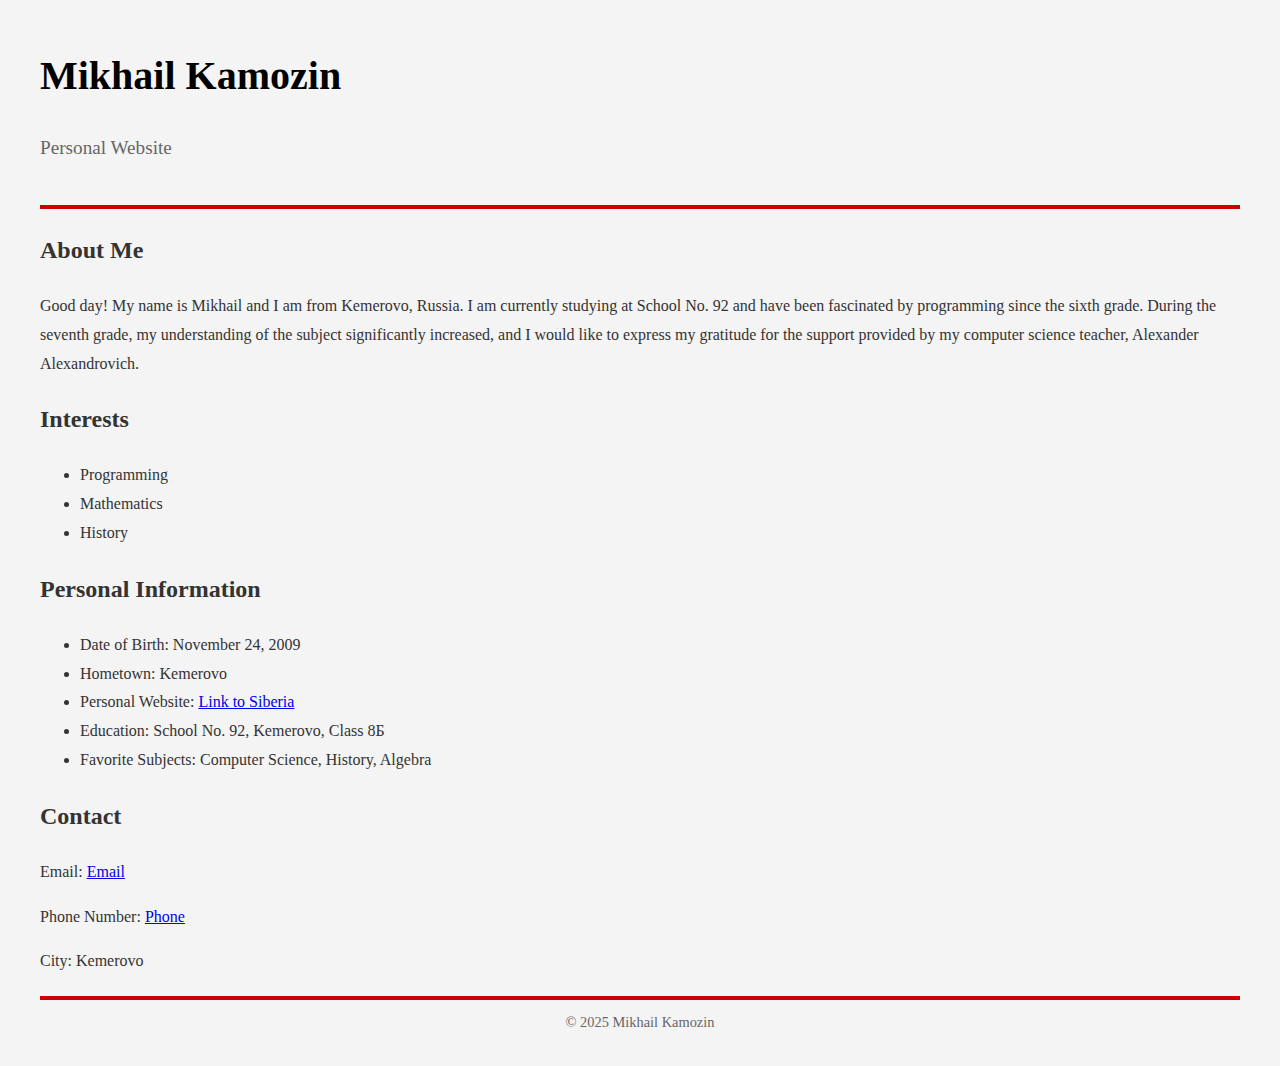
<file: index.html>
<!DOCTYPE html>
<html lang="en">

<head>
    <meta charset="UTF-8">
    <meta name="viewport" content="width=device-width, initial-scale=1.0">
    <title>Mikhail Kamozin</title>
    <link rel="stylesheet" href="styles.css">
</head>

<body>
    <header>
        <h1>Mikhail Kamozin</h1>
        <p>Personal Website</p>
    </header>

    <section>
        <h2>About Me</h2>
        <p>Good day! My name is Mikhail and I am from Kemerovo, Russia. I am currently studying at School No. 92 and have been fascinated by programming since the sixth grade. During the seventh grade, my understanding of the subject significantly increased, and I would like to express my gratitude for the support provided by my computer science teacher, Alexander Alexandrovich.</p>
    </section>

    <section>
        <h2>Interests</h2>
        <ul>
            <li>Programming</li>
            <li>Mathematics</li>
            <li>History</li>
        </ul>
    </section>

    <section>
        <h2>Personal Information</h2>
        <ul>
            <li>Date of Birth: November 24, 2009</li>
            <li>Hometown: Kemerovo</li>
            <li>Personal Website: <a href="https://kms1437.github.io/">Link to Siberia</a></li>
            <li>Education: School No. 92, Kemerovo, Class 8Б</li>
            <li>Favorite Subjects: Computer Science, History, Algebra</li>
        </ul>
    </section>

    <section>
        <h2>Contact</h2>
        <p>Email: <a href="mailto:kamozin.mikhail@mail.ru">Email</a></p>
        <p>Phone Number: <a href="tel:+79043771437">Phone</a></p>
        <p>City: Kemerovo</p>
    </section>

    <footer>
        &copy; 2025 Mikhail Kamozin
    </footer>
</body>

</html>
</file>
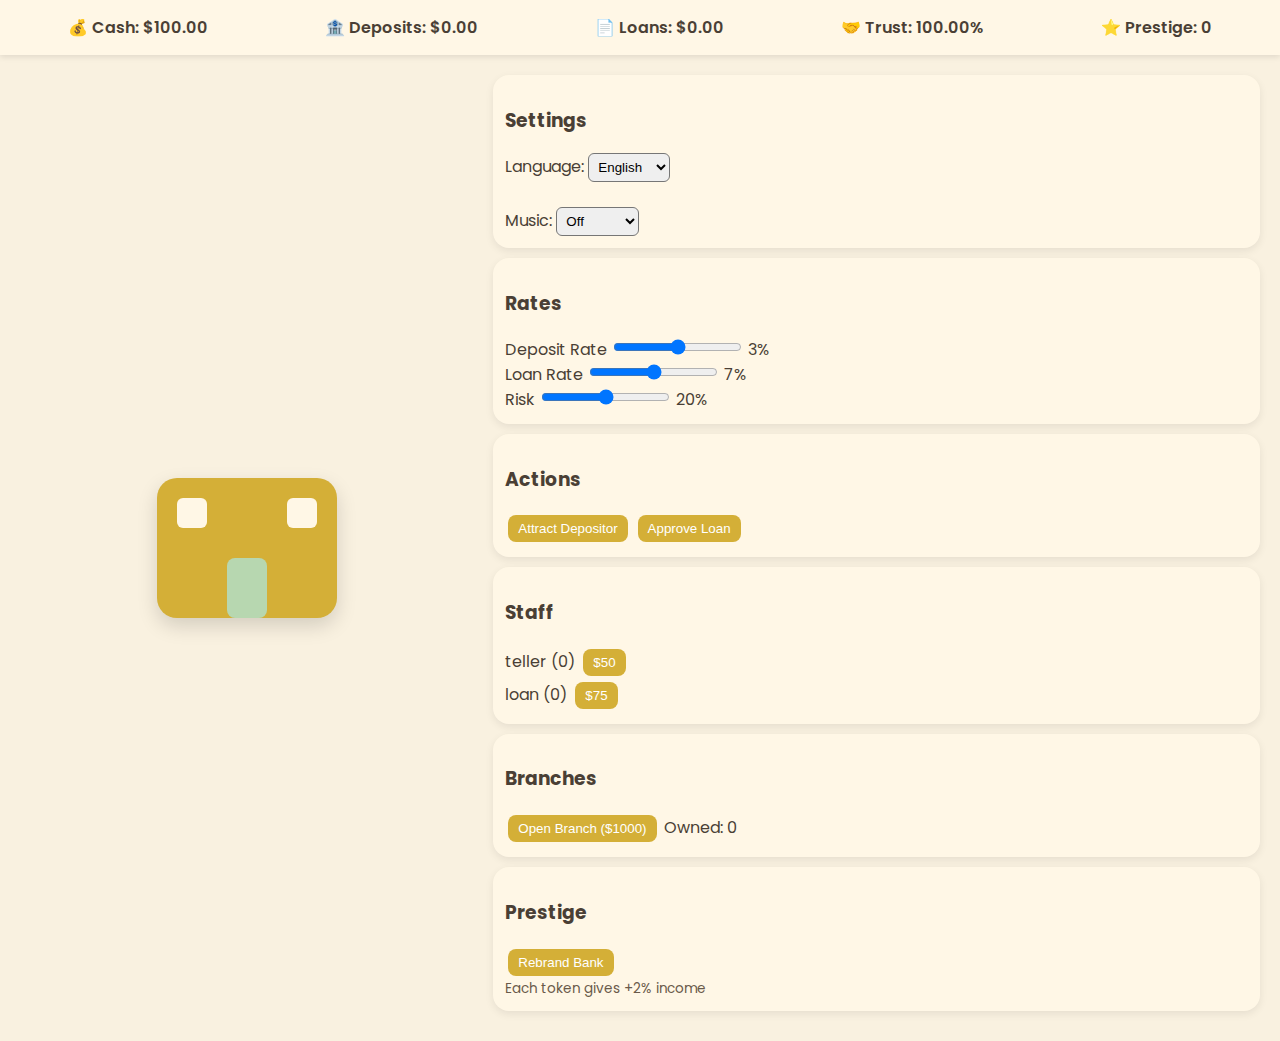
<file: bank_tycoon/index.html>
<!DOCTYPE html>
<html lang="en">
<head>
<meta charset="UTF-8">
<meta name="viewport" content="width=device-width, initial-scale=1.0">
<title>Relaxing Bank Tycoon</title>

<link href="https://fonts.googleapis.com/css2?family=Poppins:wght@300;400;600&display=swap" rel="stylesheet">

<style>
body{margin:0;font-family:'Poppins',sans-serif;background:#f9f1e0;color:#4a3f35}
.topbar{background:#fff7e6;padding:10px;display:flex;justify-content:space-around;flex-wrap:wrap;box-shadow:0 2px 6px rgba(0,0,0,0.1)}
.stat{margin:5px 10px;font-weight:600}
.container{display:flex;flex-wrap:wrap;padding:10px}
.visual{flex:1 1 250px;display:flex;align-items:center;justify-content:center;padding:20px}
.bank{width:180px;height:140px;background:#d4af37;border-radius:20px;position:relative;box-shadow:0 8px 20px rgba(0,0,0,0.15);transition:.5s}
.window{width:30px;height:30px;background:#fff7e6;border-radius:6px;position:absolute;top:20px}
.w1{left:20px}.w2{right:20px}
.door{width:40px;height:60px;background:#b7d7b0;border-radius:8px;position:absolute;bottom:0;left:50%;transform:translateX(-50%)}
.panels{flex:2 1 400px;padding:10px}
.panel{background:#fff7e6;border-radius:16px;padding:12px;margin-bottom:10px;box-shadow:0 3px 8px rgba(0,0,0,0.08)}
button{background:#d4af37;border:none;color:#fff;padding:6px 10px;border-radius:8px;margin:3px;cursor:pointer}
button:hover{opacity:.85}
select{padding:5px;border-radius:6px}
.small{font-size:.85em;color:#6a5a4a}
</style>
</head>
<body>

<audio id="music" loop></audio>

<div class="topbar">
<div class="stat">💰 <span data-i="cash"></span>: $<span id="cash">0</span></div>
<div class="stat">🏦 <span data-i="deposits"></span>: $<span id="deposits">0</span></div>
<div class="stat">📄 <span data-i="loans"></span>: $<span id="loans">0</span></div>
<div class="stat">🤝 <span data-i="trust"></span>: <span id="trust">0</span>%</div>
<div class="stat">⭐ <span data-i="prestige"></span>: <span id="prestige">0</span></div>
</div>

<div class="container">
<div class="visual">
<div class="bank" id="bank">
<div class="window w1"></div>
<div class="window w2"></div>
<div class="door"></div>
</div>
</div>

<div class="panels">

<div class="panel">
<h3 data-i="settings"></h3>
<label data-i="language"></label>
<select id="langSelect">
<option value="en">English</option>
<option value="ru">Русский</option>
</select>
<br><br>
<label data-i="music"></label>
<select id="musicSelect">
<option value="off">Off</option>
<option value="lofi">Lo-Fi</option>
<option value="acoustic">Acoustic</option>
</select>
</div>

<div class="panel">
<h3 data-i="rates"></h3>
<span data-i="depositRate"></span>
<input type="range" id="depositRate" min="1" max="10" step="0.1">
<span id="depositRateVal"></span>%<br>
<span data-i="loanRate"></span>
<input type="range" id="loanRate" min="3" max="15" step="0.1">
<span id="loanRateVal"></span>%<br>
<span data-i="risk"></span>
<input type="range" id="risk" min="0" max="100">
<span id="riskVal"></span>%
</div>

<div class="panel">
<h3 data-i="actions"></h3>
<button onclick="manualDeposit()" data-i="attract"></button>
<button onclick="manualLoan()" data-i="approve"></button>
</div>

<div class="panel">
<h3 data-i="staff"></h3>
<div id="staffPanel"></div>
</div>

<div class="panel">
<h3 data-i="branches"></h3>
<button onclick="buyBranch()"><span data-i="openBranch"></span> ($<span id="branchCost">1000</span>)</button>
<span data-i="owned"></span>: <span id="branchCount">0</span>
</div>

<div class="panel">
<h3 data-i="prestigeTitle"></h3>
<button onclick="prestige()" data-i="prestigeBtn"></button>
<div class="small" data-i="prestigeInfo"></div>
</div>

</div>
</div>

<script>
// ---------- TRANSLATIONS ----------
const i18n={
 en:{
  cash:"Cash",deposits:"Deposits",loans:"Loans",trust:"Trust",prestige:"Prestige",
  settings:"Settings",language:"Language:",music:"Music:",
  rates:"Rates",depositRate:"Deposit Rate",loanRate:"Loan Rate",risk:"Risk",
  actions:"Actions",attract:"Attract Depositor",approve:"Approve Loan",
  staff:"Staff",branches:"Branches",openBranch:"Open Branch",
  owned:"Owned",prestigeTitle:"Prestige",prestigeBtn:"Rebrand Bank",
  prestigeInfo:"Each token gives +2% income"
 },
 ru:{
  cash:"Наличные",deposits:"Депозиты",loans:"Кредиты",trust:"Доверие",prestige:"Престиж",
  settings:"Настройки",language:"Язык:",music:"Музыка:",
  rates:"Ставки",depositRate:"Ставка депозита",loanRate:"Ставка кредита",risk:"Риск",
  actions:"Действия",attract:"Привлечь вкладчика",approve:"Выдать кредит",
  staff:"Персонал",branches:"Филиалы",openBranch:"Открыть филиал",
  owned:"Всего",prestigeTitle:"Престиж",prestigeBtn:"Ребрендинг",
  prestigeInfo:"Каждый токен даёт +2% дохода"
 }
};

let settings={lang:"en",music:"off"};

// ---------- GAME STATE ----------
let game={cash:100,deposits:0,loans:0,trust:100,risk:20,depositRate:3,loanRate:7,prestigeTokens:0,
 staff:{teller:{count:0,cost:50,gen:0.5},loan:{count:0,cost:75,gen:0.3}},
 branches:0,lastSaved:Date.now()};

// ---------- LANGUAGE ----------
function applyLang(){
 document.querySelectorAll("[data-i]").forEach(el=>{
  el.textContent=i18n[settings.lang][el.dataset.i];
 });
}

// ---------- MUSIC ----------
const musicEl=document.getElementById("music");
function updateMusic(){
 if(settings.music==="off"){musicEl.pause();return;}
 musicEl.src=settings.music==="lofi"
  ?"https://cdn.pixabay.com/download/audio/2022/03/15/audio_5b0d6c1d8a.mp3"
  :"https://cdn.pixabay.com/download/audio/2022/03/10/audio_c8a1a7.mp3";
 musicEl.volume=0.3;
 musicEl.play().catch(()=>{});
}

// ---------- HELPERS ----------
function f(n){return n.toFixed(2)}
function branchMult(){return 1+game.branches*0.25}

// ---------- UI ----------
function updateUI(){
 cash.textContent=f(game.cash);
 deposits.textContent=f(game.deposits);
 loans.textContent=f(game.loans);
 trust.textContent=f(game.trust);
 prestige.textContent=game.prestigeTokens;
 depositRateVal.textContent=game.depositRate;
 loanRateVal.textContent=game.loanRate;
 riskVal.textContent=game.risk;
 branchCount.textContent=game.branches;
}

// ---------- GAME LOOP ----------
function tick(sec=1){
 game.deposits+=game.staff.teller.count*0.5*sec;
 game.loans+=game.staff.loan.count*0.3*sec;

 let profit=(game.loans*game.loanRate/100 - game.deposits*game.depositRate/100)/60;
 game.cash+=profit*(1+game.prestigeTokens*0.02)*branchMult()*sec;

 updateUI();
}

// ---------- ACTIONS ----------
function manualDeposit(){if(game.cash>=1){game.cash-=1;game.deposits+=5}}
function manualLoan(){game.loans+=5}
function hire(type){
 let s=game.staff[type];
 if(game.cash>=s.cost){game.cash-=s.cost;s.count++;s.cost*=1.15;renderStaff();}
}
function renderStaff(){
 staffPanel.innerHTML="";
 for(let k in game.staff){
  let s=game.staff[k];
  staffPanel.innerHTML+=`${k} (${s.count}) <button onclick="hire('${k}')">$${Math.round(s.cost)}</button><br>`;
 }
}
function buyBranch(){
 let cost=1000*Math.pow(1.5,game.branches);
 if(game.cash>=cost){game.cash-=cost;game.branches++}
}
function prestige(){
 if(confirm("Prestige?")){
  game={cash:100,deposits:0,loans:0,trust:100,risk:20,depositRate:3,loanRate:7,
  prestigeTokens:game.prestigeTokens+1,staff:{teller:{count:0,cost:50},loan:{count:0,cost:75}},
  branches:0,lastSaved:Date.now()}
 }
}

// ---------- SAVE ----------
function save(){
 localStorage.setItem("bankGame",JSON.stringify(game));
 localStorage.setItem("bankSettings",JSON.stringify(settings));
}
function load(){
 let g=localStorage.getItem("bankGame");
 if(g) game=JSON.parse(g);
 let s=localStorage.getItem("bankSettings");
 if(s) settings=JSON.parse(s);
}

// ---------- EVENTS ----------
langSelect.onchange=e=>{settings.lang=e.target.value;applyLang();save();}
musicSelect.onchange=e=>{settings.music=e.target.value;updateMusic();save();}
depositRate.oninput=e=>game.depositRate=parseFloat(e.target.value);
loanRate.oninput=e=>game.loanRate=parseFloat(e.target.value);
risk.oninput=e=>game.risk=parseFloat(e.target.value);

// ---------- INIT ----------
load();
langSelect.value=settings.lang;
musicSelect.value=settings.music;
applyLang();
updateMusic();
renderStaff();
updateUI();
setInterval(()=>{tick(1);save()},1000);
</script>
</body>
</html>
</file>
<file: styles.css>
body {
    font-family: 'Georgia', serif;
    margin: 0;
    padding: 0;
    background-color: #f4f4f4;
    color: #333;
    line-height: 1.8;
    max-width: 1200px;
    margin: 0 auto;
    padding: 20px;
}

/* Header */
header {
    text-align: left;
    padding: 20px 0;
    border-bottom: 4px solid #c00;
}

header h1 {
    font-size: 2.5em;
    margin: 0;
    color: #000; 
    font-weight: bold;
}

header p {
    font-size: 1.2em;
    color: #666; 
}

nav {
    background-color: #c00; 
    color: #fff;
    padding: 10px 0;
    text-align: center;
}

nav a {
    color: #fff;
    text-decoration: none;
    margin: 0 15px;
    font-size: 1em;
    font-weight: bold;
}

nav a:hover {
    text-decoration: underline;
}

main {
    display: grid;
    grid-template-columns: 3fr 1fr;
    gap: 20px;
    margin-top: 20px;
}

article {
    background: #fff;
    padding: 20px;
    border: 1px solid #ddd;
    box-shadow: 0 2px 4px rgba(0, 0, 0, 0.1);
}

article h2 {
    font-size: 1.8em;
    color: #000;
    margin-bottom: 10px;
    border-bottom: 2px solid #c00;
    padding-bottom: 5px;
}

article p {
    font-size: 1em;
    color: #333;
    margin: 10px 0;
}

aside {
    background: #f9f9f9;
    padding: 20px;
    border: 1px solid #ddd;
}

aside h3 {
    font-size: 1.4em;
    color: #000;
    margin-bottom: 10px;
    border-bottom: 2px solid #c00;
    padding-bottom: 5px;
}

aside ul {
    list-style-type: none;
    padding: 0;
}

aside li {
    margin-bottom: 10px;
}

aside li a {
    color: #c00;
    text-decoration: none;
}

aside li a:hover {
    text-decoration: underline;
}

footer {
    text-align: center;
    margin-top: 20px;
    padding: 10px 0;
    font-size: 0.9em;
    color: #666;
    border-top: 4px solid #c00; 
    background-color: #f4f4f4;
}
</file>
